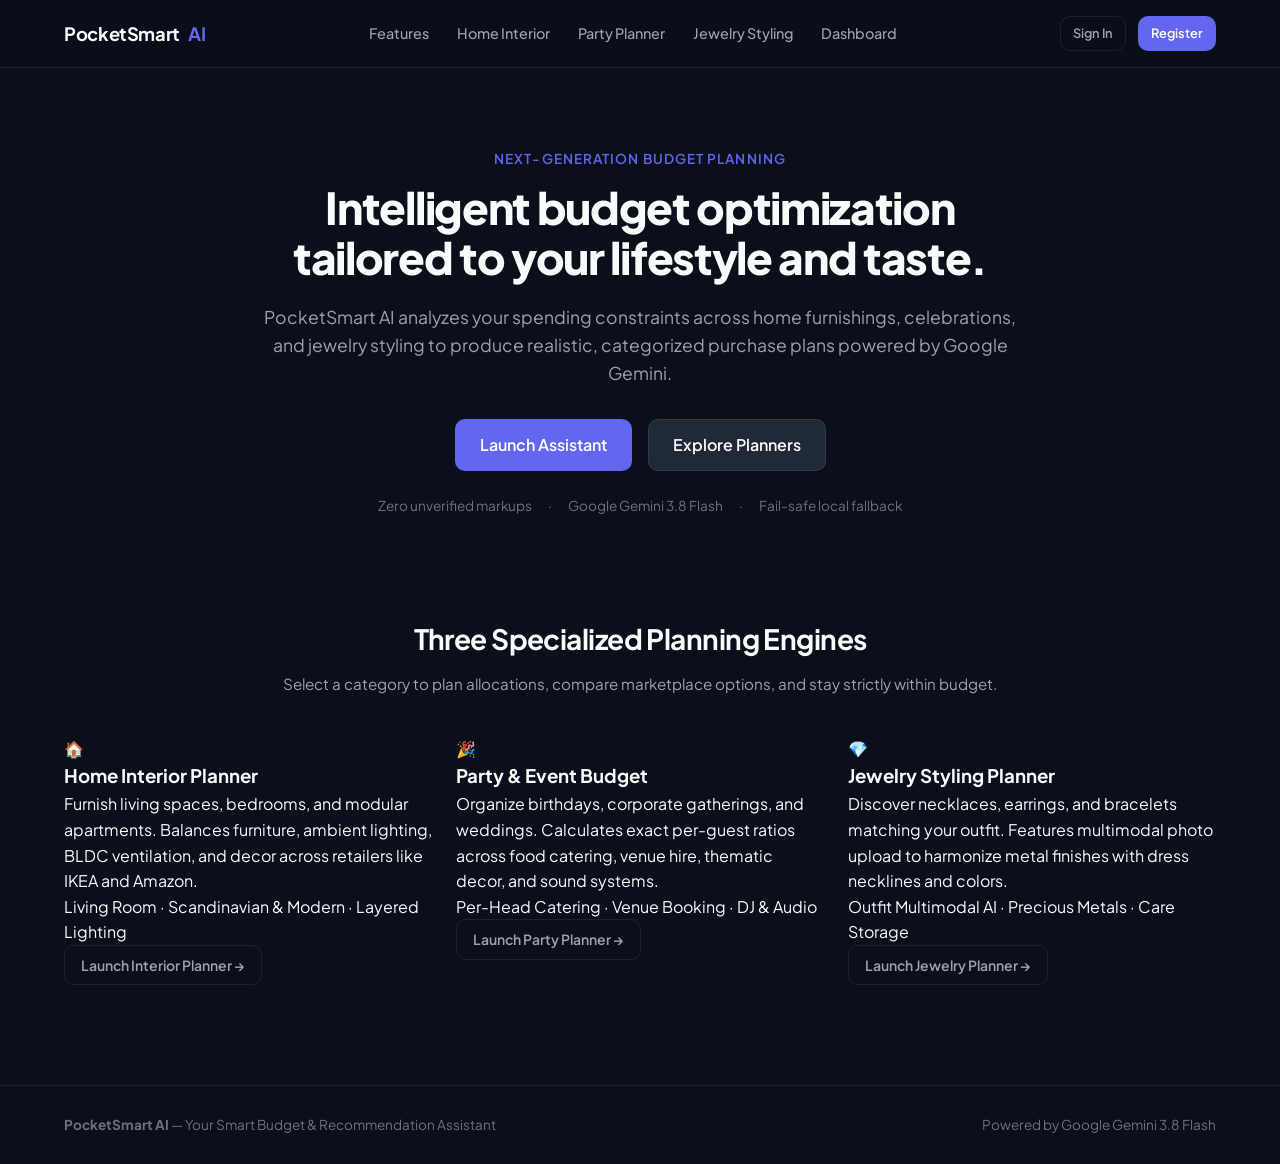
<file: frontend/index.html>
<!DOCTYPE html>
<html lang="en">
<head>
  <meta charset="UTF-8">
  <meta name="viewport" content="width=device-width, initial-scale=1.0">
  <title>PocketSmart AI — Smart Budget & Recommendation Assistant</title>
  <meta name="description" content="AI-powered budget planning and personalized recommendations for home interiors, party events, and jewelry styling.">
  <link rel="stylesheet" href="css/style.css">
</head>
<body>
  <!-- Top Bar Contract -->
  <header class="site-header">
    <div class="container header-inner">
      <a href="index.html" class="brand-mark">
        PocketSmart <span class="brand-accent">AI</span>
      </a>
      <nav class="nav-links">
        <a href="#features">Features</a>
        <a href="home-planner.html">Home Interior</a>
        <a href="party-planner.html">Party Planner</a>
        <a href="jewelry-planner.html">Jewelry Styling</a>
        <a href="dashboard.html">Dashboard</a>
      </nav>
      <div class="header-actions" id="headerAuthZone">
        <a href="login.html" class="btn btn-outline btn-sm">Sign In</a>
        <a href="register.html" class="btn btn-primary btn-sm">Get Started</a>
      </div>
    </div>
  </header>

  <!-- Hero Section -->
  <main class="main-content">
    <section class="container" style="padding-top: 40px; padding-bottom: 60px;">
      <div style="max-width: 780px; margin: 0 auto; text-align: center;">
        <div style="font-size: 0.85rem; color: var(--accent-primary); font-weight: 600; text-transform: uppercase; letter-spacing: 0.08em; margin-bottom: 12px;">
          Next-Generation Budget Planning
        </div>
        <h1 style="font-size: 2.75rem; font-weight: 800; letter-spacing: -0.03em; line-height: 1.15; margin-bottom: 20px; text-wrap: balance;">
          Intelligent budget optimization tailored to your lifestyle and taste.
        </h1>
        <p style="font-size: 1.1rem; color: var(--text-secondary); line-height: 1.6; margin-bottom: 32px;">
          PocketSmart AI analyzes your spending constraints across home furnishings, celebrations, and jewelry styling to produce realistic, categorized purchase plans powered by Google Gemini.
        </p>
        <div style="display: flex; gap: 16px; justify-content: center; flex-wrap: wrap;">
          <a href="register.html" class="btn btn-primary btn-lg">Launch Assistant</a>
          <a href="#features" class="btn btn-secondary btn-lg">Explore Planners</a>
        </div>
        <div style="margin-top: 24px; font-size: 0.85rem; color: var(--text-muted); display: flex; justify-content: center; gap: 16px;">
          <span>Zero unverified markups</span>
          <span aria-hidden="true">·</span>
          <span>Google Gemini 3.8 Flash</span>
          <span aria-hidden="true">·</span>
          <span>Fail-safe local fallback</span>
        </div>
      </div>
    </section>

    <!-- Planners Overview Section -->
    <section id="features" class="container" style="padding-top: 40px; padding-bottom: 60px;">
      <div style="text-align: center; margin-bottom: 40px;">
        <h2 style="font-size: 1.75rem; font-weight: 700; letter-spacing: -0.02em; margin-bottom: 10px;">
          Three Specialized Planning Engines
        </h2>
        <p style="color: var(--text-secondary); font-size: 0.95rem;">
          Select a category to plan allocations, compare marketplace options, and stay strictly within budget.
        </p>
      </div>

      <div style="display: grid; grid-template-columns: repeat(auto-fit, minmax(320px, 1fr)); gap: 24px;">
        <!-- Card 1 -->
        <div class="planner-card">
          <div class="planner-card-header">
            <span class="planner-card-icon">🏠</span>
            <h3 class="planner-card-title">Home Interior Planner</h3>
            <p class="planner-card-desc">
              Furnish living spaces, bedrooms, and modular apartments. Balances furniture, ambient lighting, BLDC ventilation, and decor across retailers like IKEA and Amazon.
            </p>
            <div class="planner-card-tags">
              <span>Living Room</span> · <span>Scandinavian & Modern</span> · <span>Layered Lighting</span>
            </div>
          </div>
          <a href="home-planner.html" class="btn btn-outline">Launch Interior Planner →</a>
        </div>

        <!-- Card 2 -->
        <div class="planner-card">
          <div class="planner-card-header">
            <span class="planner-card-icon">🎉</span>
            <h3 class="planner-card-title">Party & Event Budget</h3>
            <p class="planner-card-desc">
              Organize birthdays, corporate gatherings, and weddings. Calculates exact per-guest ratios across food catering, venue hire, thematic decor, and sound systems.
            </p>
            <div class="planner-card-tags">
              <span>Per-Head Catering</span> · <span>Venue Booking</span> · <span>DJ & Audio</span>
            </div>
          </div>
          <a href="party-planner.html" class="btn btn-outline">Launch Party Planner →</a>
        </div>

        <!-- Card 3 -->
        <div class="planner-card">
          <div class="planner-card-header">
            <span class="planner-card-icon">💎</span>
            <h3 class="planner-card-title">Jewelry Styling Planner</h3>
            <p class="planner-card-desc">
              Discover necklaces, earrings, and bracelets matching your outfit. Features multimodal photo upload to harmonize metal finishes with dress necklines and colors.
            </p>
            <div class="planner-card-tags">
              <span>Outfit Multimodal AI</span> · <span>Precious Metals</span> · <span>Care Storage</span>
            </div>
          </div>
          <a href="jewelry-planner.html" class="btn btn-outline">Launch Jewelry Planner →</a>
        </div>
      </div>
    </section>
  </main>

  <!-- Footer -->
  <footer class="site-footer">
    <div class="container footer-inner">
      <div>
        <strong>PocketSmart AI</strong> — Your Smart Budget & Recommendation Assistant
      </div>
      <div>
        <span>Powered by Google Gemini 3.8 Flash</span>
      </div>
    </div>
  </footer>

  <script src="js/config.js"></script>
  <script src="js/api.js"></script>
  <script src="js/auth.js"></script>
</body>
</html>
</file>
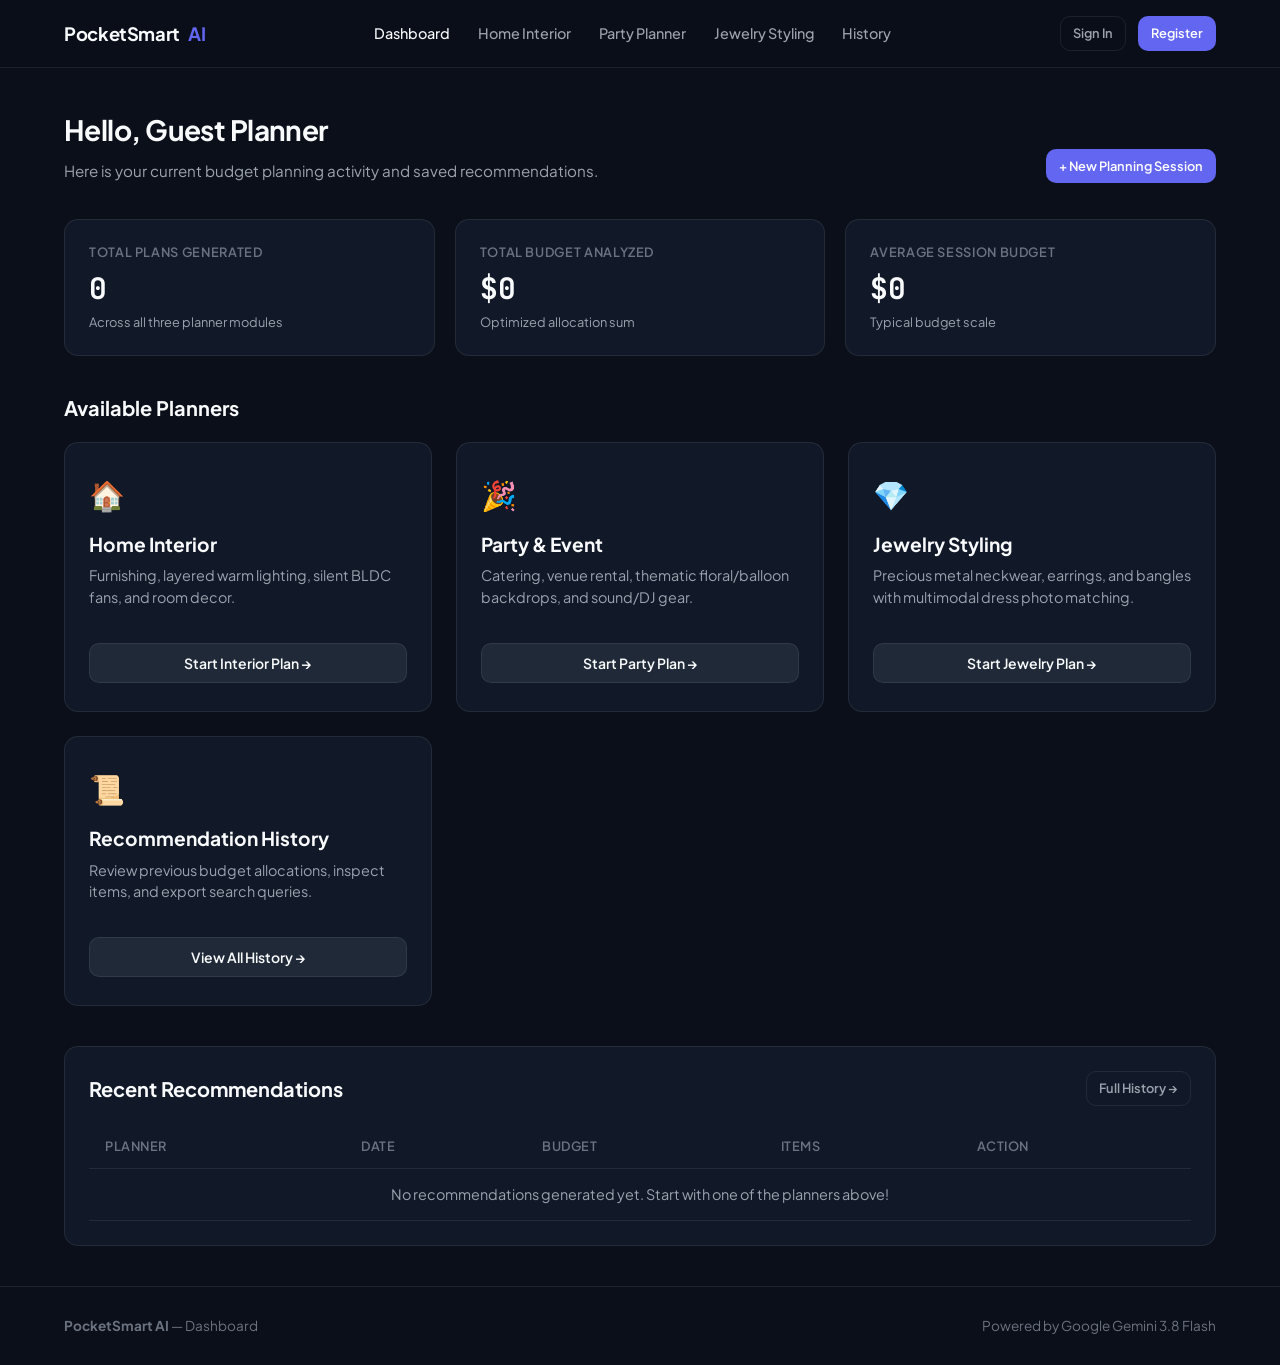
<file: frontend/dashboard.html>
<!DOCTYPE html>
<html lang="en">
<head>
  <meta charset="UTF-8">
  <meta name="viewport" content="width=device-width, initial-scale=1.0">
  <title>Dashboard — PocketSmart AI</title>
  <link rel="stylesheet" href="css/style.css">
  <link rel="stylesheet" href="css/dashboard.css">
</head>
<body>
  <!-- Top Bar Contract -->
  <header class="site-header">
    <div class="container header-inner">
      <a href="index.html" class="brand-mark">
        PocketSmart <span class="brand-accent">AI</span>
      </a>
      <nav class="nav-links">
        <a href="dashboard.html" class="active">Dashboard</a>
        <a href="home-planner.html">Home Interior</a>
        <a href="party-planner.html">Party Planner</a>
        <a href="jewelry-planner.html">Jewelry Styling</a>
        <a href="history.html">History</a>
      </nav>
      <div class="header-actions" id="headerAuthZone">
        <button id="logoutBtn" class="btn btn-outline btn-sm">Log Out</button>
      </div>
    </div>
  </header>

  <main class="main-content">
    <div class="container">
      <!-- Greeting Header -->
      <div class="dashboard-header">
        <div>
          <h1 class="dashboard-greeting">Hello, <span id="dashboardUserName">User</span></h1>
          <p class="dashboard-meta">Here is your current budget planning activity and saved recommendations.</p>
        </div>
        <div>
          <a href="home-planner.html" class="btn btn-primary btn-sm">+ New Planning Session</a>
        </div>
      </div>

      <!-- Stats Grid -->
      <div class="stats-grid">
        <div class="stat-card">
          <div class="stat-label">Total Plans Generated</div>
          <div class="stat-value tabular-nums" id="statTotalPlans">0</div>
          <div class="stat-detail">Across all three planner modules</div>
        </div>
        <div class="stat-card">
          <div class="stat-label">Total Budget Analyzed</div>
          <div class="stat-value tabular-nums" id="statTotalBudget">$0</div>
          <div class="stat-detail">Optimized allocation sum</div>
        </div>
        <div class="stat-card">
          <div class="stat-label">Average Session Budget</div>
          <div class="stat-value tabular-nums" id="statAvgBudget">$0</div>
          <div class="stat-detail">Typical budget scale</div>
        </div>
      </div>

      <!-- Planners Grid -->
      <h2 class="section-title">Available Planners</h2>
      <div class="planners-grid">
        <div class="planner-card">
          <div class="planner-card-header">
            <span class="planner-card-icon">🏠</span>
            <h3 class="planner-card-title">Home Interior</h3>
            <p class="planner-card-desc">Furnishing, layered warm lighting, silent BLDC fans, and room decor.</p>
          </div>
          <a href="home-planner.html" class="btn btn-secondary">Start Interior Plan →</a>
        </div>

        <div class="planner-card">
          <div class="planner-card-header">
            <span class="planner-card-icon">🎉</span>
            <h3 class="planner-card-title">Party & Event</h3>
            <p class="planner-card-desc">Catering, venue rental, thematic floral/balloon backdrops, and sound/DJ gear.</p>
          </div>
          <a href="party-planner.html" class="btn btn-secondary">Start Party Plan →</a>
        </div>

        <div class="planner-card">
          <div class="planner-card-header">
            <span class="planner-card-icon">💎</span>
            <h3 class="planner-card-title">Jewelry Styling</h3>
            <p class="planner-card-desc">Precious metal neckwear, earrings, and bangles with multimodal dress photo matching.</p>
          </div>
          <a href="jewelry-planner.html" class="btn btn-secondary">Start Jewelry Plan →</a>
        </div>

        <div class="planner-card">
          <div class="planner-card-header">
            <span class="planner-card-icon">📜</span>
            <h3 class="planner-card-title">Recommendation History</h3>
            <p class="planner-card-desc">Review previous budget allocations, inspect items, and export search queries.</p>
          </div>
          <a href="history.html" class="btn btn-secondary">View All History →</a>
        </div>
      </div>

      <!-- Recent History Section -->
      <div class="recent-section">
        <div style="display: flex; justify-content: space-between; align-items: center; margin-bottom: 18px;">
          <h2 class="section-title" style="margin-bottom: 0;">Recent Recommendations</h2>
          <a href="history.html" class="btn btn-outline btn-sm">Full History →</a>
        </div>
        <div class="table-responsive">
          <table class="data-table">
            <thead>
              <tr>
                <th>Planner</th>
                <th>Date</th>
                <th>Budget</th>
                <th>Items</th>
                <th>Action</th>
              </tr>
            </thead>
            <tbody id="recentTableBody">
              <tr>
                <td colspan="5" class="empty-state">Loading recommendations...</td>
              </tr>
            </tbody>
          </table>
        </div>
      </div>
    </div>
  </main>

  <footer class="site-footer">
    <div class="container footer-inner">
      <div><strong>PocketSmart AI</strong> — Dashboard</div>
      <div><span>Powered by Google Gemini 3.8 Flash</span></div>
    </div>
  </footer>

  <script src="js/config.js"></script>
  <script src="js/api.js"></script>
  <script src="js/auth.js"></script>
  <script src="js/dashboard.js"></script>
</body>
</html>
</file>
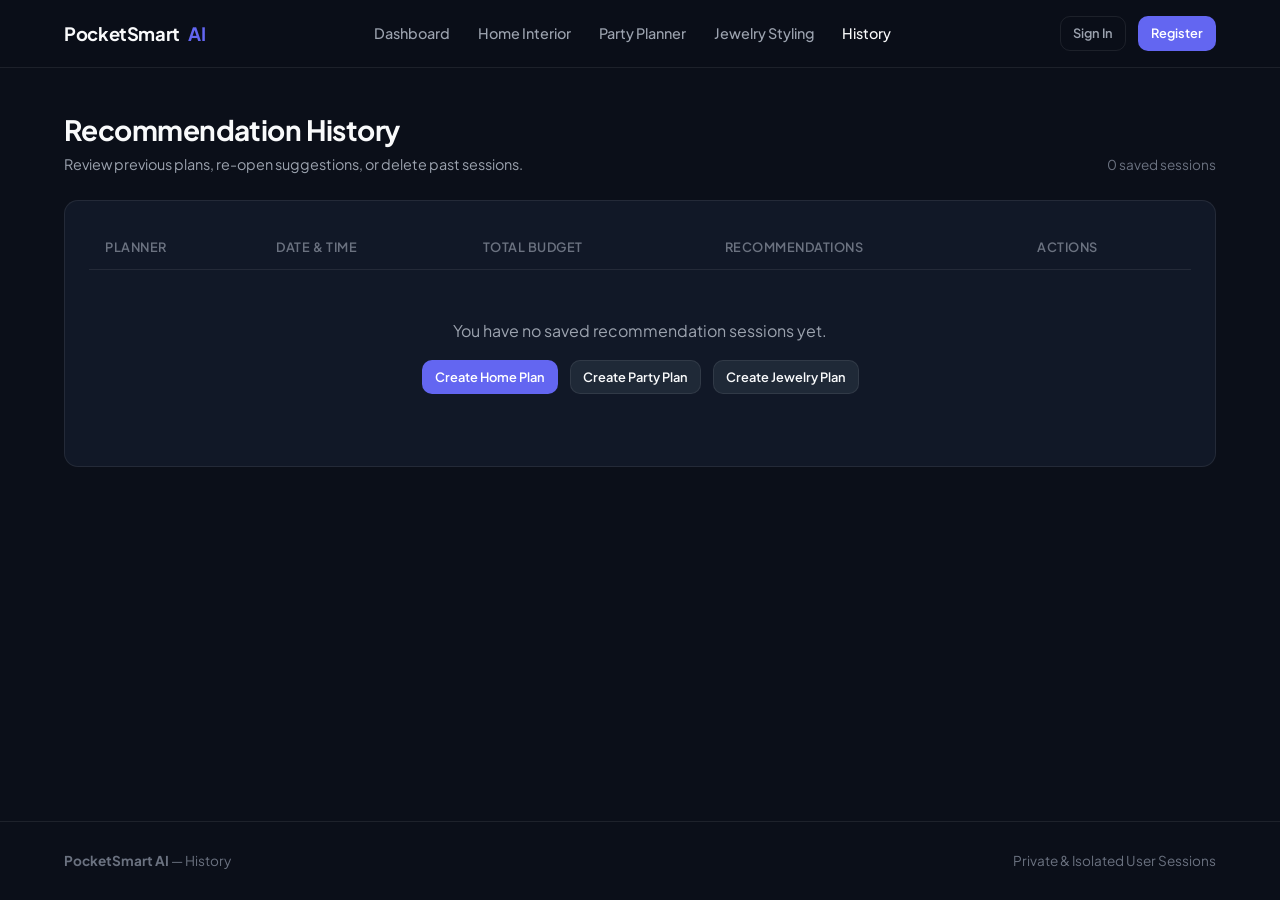
<file: frontend/history.html>
<!DOCTYPE html>
<html lang="en">
<head>
  <meta charset="UTF-8">
  <meta name="viewport" content="width=device-width, initial-scale=1.0">
  <title>Recommendation History — PocketSmart AI</title>
  <link rel="stylesheet" href="css/style.css">
  <link rel="stylesheet" href="css/dashboard.css">
</head>
<body>
  <header class="site-header">
    <div class="container header-inner">
      <a href="index.html" class="brand-mark">
        PocketSmart <span class="brand-accent">AI</span>
      </a>
      <nav class="nav-links">
        <a href="dashboard.html">Dashboard</a>
        <a href="home-planner.html">Home Interior</a>
        <a href="party-planner.html">Party Planner</a>
        <a href="jewelry-planner.html">Jewelry Styling</a>
        <a href="history.html" class="active">History</a>
      </nav>
      <div class="header-actions" id="headerAuthZone">
        <button id="logoutBtn" class="btn btn-outline btn-sm">Log Out</button>
      </div>
    </div>
  </header>

  <main class="main-content">
    <div class="container">
      <div style="display: flex; justify-content: space-between; align-items: flex-end; margin-bottom: 24px; flex-wrap: wrap; gap: 12px;">
        <div>
          <h1 style="font-size: 1.75rem; font-weight: 700; letter-spacing: -0.02em;">Recommendation History</h1>
          <p style="color: var(--text-secondary); font-size: 0.9rem;">Review previous plans, re-open suggestions, or delete past sessions.</p>
        </div>
        <div style="font-size: 0.85rem; color: var(--text-muted);" id="historyTotalCount">
          Loading sessions...
        </div>
      </div>

      <div class="recent-section">
        <div class="table-responsive">
          <table class="data-table">
            <thead>
              <tr>
                <th>Planner</th>
                <th>Date & Time</th>
                <th>Total Budget</th>
                <th>Recommendations</th>
                <th>Actions</th>
              </tr>
            </thead>
            <tbody id="historyTableBody">
              <tr>
                <td colspan="5" class="empty-state">Loading history records...</td>
              </tr>
            </tbody>
          </table>
        </div>

        <div id="historyEmptyState" class="empty-state" style="display: none;">
          <p style="font-size: 1rem; color: var(--text-secondary); margin-bottom: 16px;">
            You have no saved recommendation sessions yet.
          </p>
          <div style="display: flex; gap: 12px; justify-content: center;">
            <a href="home-planner.html" class="btn btn-primary btn-sm">Create Home Plan</a>
            <a href="party-planner.html" class="btn btn-secondary btn-sm">Create Party Plan</a>
            <a href="jewelry-planner.html" class="btn btn-secondary btn-sm">Create Jewelry Plan</a>
          </div>
        </div>
      </div>
    </div>
  </main>

  <footer class="site-footer">
    <div class="container footer-inner">
      <div><strong>PocketSmart AI</strong> — History</div>
      <div><span>Private & Isolated User Sessions</span></div>
    </div>
  </footer>

  <script src="js/config.js"></script>
  <script src="js/api.js"></script>
  <script src="js/auth.js"></script>
  <script src="js/history.js"></script>
</body>
</html>
</file>
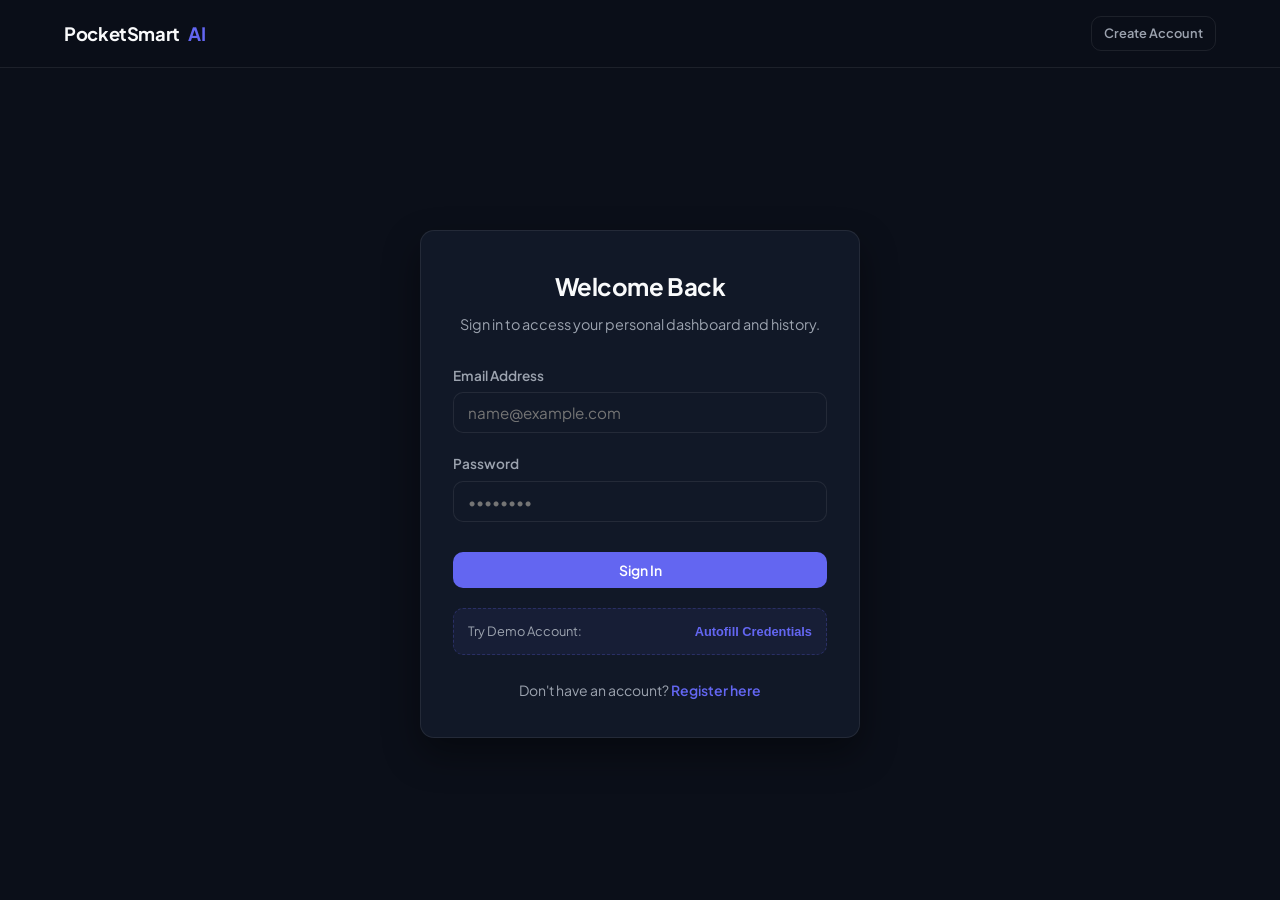
<file: frontend/home-planner.html>
<!DOCTYPE html>
<html lang="en">
<head>
  <meta charset="UTF-8">
  <meta name="viewport" content="width=device-width, initial-scale=1.0">
  <title>Home Interior Planner — PocketSmart AI</title>
  <link rel="stylesheet" href="css/style.css">
  <link rel="stylesheet" href="css/planner.css">
</head>
<body>
  <header class="site-header">
    <div class="container header-inner">
      <a href="index.html" class="brand-mark">
        PocketSmart <span class="brand-accent">AI</span>
      </a>
      <nav class="nav-links">
        <a href="dashboard.html">Dashboard</a>
        <a href="home-planner.html" class="active">Home Interior</a>
        <a href="party-planner.html">Party Planner</a>
        <a href="jewelry-planner.html">Jewelry Styling</a>
        <a href="history.html">History</a>
      </nav>
      <div class="header-actions" id="headerAuthZone">
        <a href="login.html" class="btn btn-outline btn-sm">Sign In</a>
      </div>
    </div>
  </header>

  <main class="main-content">
    <div class="container">
      <div class="planner-layout">
        <!-- Form Side -->
        <div class="planner-form-card">
          <div class="planner-intro">
            <h1 class="planner-title">Home Interior Planner</h1>
            <p class="planner-subtitle">Distribute your home budget across furniture, lighting, ventilation, and decor.</p>
          </div>

          <div id="plannerErrorAlert" class="alert alert-error" style="display: none;"></div>

          <form id="homePlannerForm">
            <div class="form-row">
              <div class="form-group">
                <label for="totalBudget" class="form-label">Total Budget ($)</label>
                <input type="number" id="totalBudget" class="form-input tabular-nums" placeholder="e.g. 50000" min="500" step="100" required>
              </div>

              <div class="form-group">
                <label for="roomType" class="form-label">Room Type</label>
                <select id="roomType" class="form-select" required>
                  <option value="Living Room" selected>Living Room</option>
                  <option value="Master Bedroom">Master Bedroom</option>
                  <option value="Studio Apartment">Studio Apartment</option>
                  <option value="Dining & Kitchen">Dining & Kitchen</option>
                  <option value="Home Office / Study">Home Office / Study</option>
                  <option value="2BHK Full Apartment">2BHK Full Apartment</option>
                </select>
              </div>
            </div>

            <div class="form-row">
              <div class="form-group">
                <label for="roomQuantity" class="form-label">Number of Rooms</label>
                <input type="number" id="roomQuantity" class="form-input tabular-nums" value="1" min="1" max="10" required>
              </div>

              <div class="form-group">
                <label for="stylePreference" class="form-label">Design & Decor Style</label>
                <select id="stylePreference" class="form-select" required>
                  <option value="Modern Minimalist" selected>Modern Minimalist</option>
                  <option value="Scandinavian">Scandinavian</option>
                  <option value="Contemporary Warm">Contemporary Warm</option>
                  <option value="Industrial Loft">Industrial Loft</option>
                  <option value="Boho Chic">Boho Chic</option>
                  <option value="Traditional Wood Craft">Traditional Wood Craft</option>
                </select>
              </div>
            </div>

            <div class="form-group">
              <label for="furnitureRequirements" class="form-label">Furniture Requirements</label>
              <input type="text" id="furnitureRequirements" class="form-input" placeholder="e.g. L-shaped sofa, coffee table, TV console, bookshelf">
            </div>

            <div class="form-row">
              <div class="form-group">
                <label for="lightingRequirements" class="form-label">Lighting Requirements</label>
                <input type="text" id="lightingRequirements" class="form-input" placeholder="e.g. Dimmable warm 3000K, floor lamp">
              </div>

              <div class="form-group">
                <label for="ceilingFanRequirements" class="form-label">Ceiling Fan & Ventilation</label>
                <input type="text" id="ceilingFanRequirements" class="form-input" placeholder="e.g. Silent BLDC motor, wooden finish blades">
              </div>
            </div>

            <div class="form-group">
              <label for="diningTableRequirements" class="form-label">Dining Table Requirements (Optional)</label>
              <input type="text" id="diningTableRequirements" class="form-input" placeholder="e.g. 4-seater compact oakwood table with cushioned chairs">
            </div>

            <div class="form-group">
              <label for="otherRequirements" class="form-label">Other Specific Requirements (Rugs, Curtains, Smart Plugs)</label>
              <textarea id="otherRequirements" class="form-textarea" placeholder="e.g. Neutral textured rug, blackout linen drapes, potted fiddle leaf fig..."></textarea>
            </div>

            <button type="submit" id="submitPlannerBtn" class="btn btn-primary btn-lg" style="width: 100%;">
              Generate Smart Recommendations
            </button>
          </form>
        </div>

        <!-- Sidebar Guidance -->
        <div>
          <div class="tips-card" style="margin-bottom: 24px;">
            <h3 class="tips-title">💡 How Budget Distribution Works</h3>
            <ul class="tips-list">
              <li><strong>Core Furniture (~50%):</strong> Anchor seating, tables, and primary storage.</li>
              <li><strong>Layered Lighting (~15%):</strong> Diffused task and ambient illumination to prevent eye fatigue.</li>
              <li><strong>Ventilation & Fixtures (~15%):</strong> High-efficiency BLDC motors reducing lifetime electricity.</li>
              <li><strong>Soft Furnishings (~10%):</strong> Curtains, acoustic rugs, and tactile accents.</li>
              <li><strong>Surplus Buffer (~10%):</strong> Covers delivery, hardware, and installation margins.</li>
            </ul>
          </div>

          <div class="tips-card">
            <h3 class="tips-title">🔍 Retail Platforms Analyzed</h3>
            <p style="font-size: 0.85rem; color: var(--text-secondary); line-height: 1.6;">
              Gemini compares catalog norms across <strong>IKEA</strong>, <strong>Amazon Home</strong>, <strong>Pepperfry</strong>, and <strong>Philips Lighting</strong> to deliver realistic price brackets.
            </p>
          </div>
        </div>
      </div>
    </div>
  </main>

  <footer class="site-footer">
    <div class="container footer-inner">
      <div><strong>PocketSmart AI</strong> — Home Interior</div>
      <div><span>Powered by Google Gemini 3.8 Flash</span></div>
    </div>
  </footer>

  <script src="js/config.js"></script>
  <script src="js/api.js"></script>
  <script src="js/auth.js"></script>
  <script src="js/home-planner.js"></script>
</body>
</html>
</file>
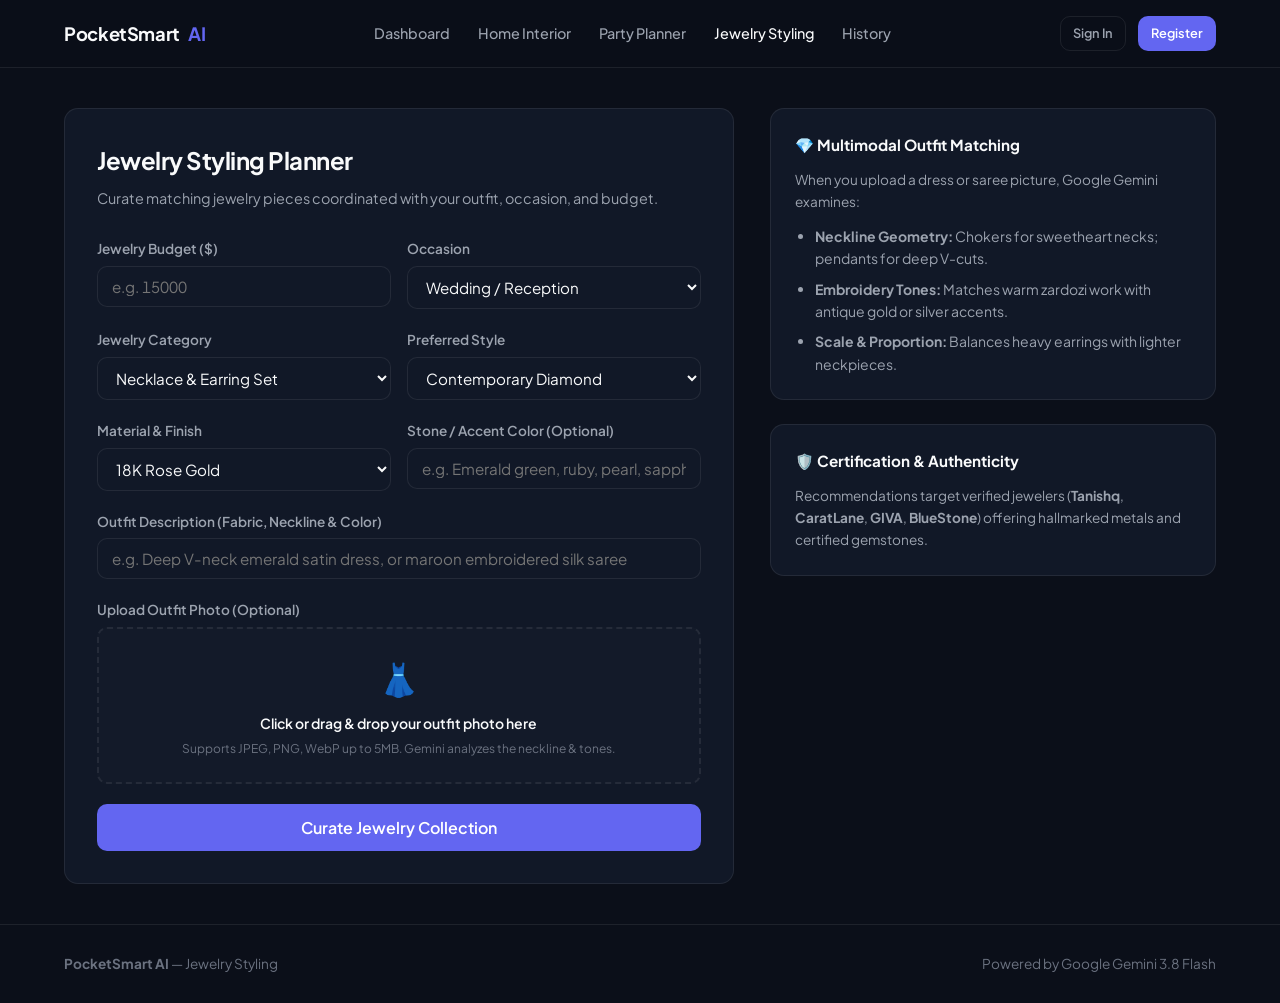
<file: frontend/jewelry-planner.html>
<!DOCTYPE html>
<html lang="en">
<head>
  <meta charset="UTF-8">
  <meta name="viewport" content="width=device-width, initial-scale=1.0">
  <title>Jewelry Styling Planner — PocketSmart AI</title>
  <link rel="stylesheet" href="css/style.css">
  <link rel="stylesheet" href="css/planner.css">
</head>
<body>
  <header class="site-header">
    <div class="container header-inner">
      <a href="index.html" class="brand-mark">
        PocketSmart <span class="brand-accent">AI</span>
      </a>
      <nav class="nav-links">
        <a href="dashboard.html">Dashboard</a>
        <a href="home-planner.html">Home Interior</a>
        <a href="party-planner.html">Party Planner</a>
        <a href="jewelry-planner.html" class="active">Jewelry Styling</a>
        <a href="history.html">History</a>
      </nav>
      <div class="header-actions" id="headerAuthZone">
        <a href="login.html" class="btn btn-outline btn-sm">Sign In</a>
      </div>
    </div>
  </header>

  <main class="main-content">
    <div class="container">
      <div class="planner-layout">
        <!-- Form Side -->
        <div class="planner-form-card">
          <div class="planner-intro">
            <h1 class="planner-title">Jewelry Styling Planner</h1>
            <p class="planner-subtitle">Curate matching jewelry pieces coordinated with your outfit, occasion, and budget.</p>
          </div>

          <div id="plannerErrorAlert" class="alert alert-error" style="display: none;"></div>

          <form id="jewelryPlannerForm">
            <div class="form-row">
              <div class="form-group">
                <label for="budget" class="form-label">Jewelry Budget ($)</label>
                <input type="number" id="budget" class="form-input tabular-nums" placeholder="e.g. 15000" min="50" step="50" required>
              </div>

              <div class="form-group">
                <label for="occasion" class="form-label">Occasion</label>
                <select id="occasion" class="form-select" required>
                  <option value="Wedding / Reception" selected>Wedding / Reception</option>
                  <option value="Cocktail Evening / Gala">Cocktail Evening / Gala</option>
                  <option value="Festive Celebration">Festive Celebration</option>
                  <option value="Engagement Ceremony">Engagement Ceremony</option>
                  <option value="Daily Office Wear">Daily Office Wear</option>
                  <option value="Casual Evening Out">Casual Evening Out</option>
                </select>
              </div>
            </div>

            <div class="form-row">
              <div class="form-group">
                <label for="jewelryType" class="form-label">Jewelry Category</label>
                <select id="jewelryType" class="form-select" required>
                  <option value="Necklace & Earring Set" selected>Necklace & Earring Set</option>
                  <option value="Choker & Studs">Choker & Studs</option>
                  <option value="Statement Earrings (Jhumkas/Danglers)">Statement Earrings</option>
                  <option value="Bangles & Bracelets Stack">Bangles & Bracelets Stack</option>
                  <option value="Solitaire Rings & Pendants">Solitaire Rings & Pendants</option>
                  <option value="Complete Bridal Suite">Complete Bridal Suite</option>
                </select>
              </div>

              <div class="form-group">
                <label for="preferredStyle" class="form-label">Preferred Style</label>
                <select id="preferredStyle" class="form-select" required>
                  <option value="Contemporary Diamond" selected>Contemporary Diamond</option>
                  <option value="Traditional Temple Gold">Traditional Temple Gold</option>
                  <option value="Kundan & Polki Royal">Kundan & Polki Royal</option>
                  <option value="Modern Minimalist">Modern Minimalist</option>
                  <option value="Boho Chic & Oxidised">Boho Chic & Oxidised</option>
                </select>
              </div>
            </div>

            <div class="form-row">
              <div class="form-group">
                <label for="materialPreference" class="form-label">Material & Finish</label>
                <select id="materialPreference" class="form-select" required>
                  <option value="18K Rose Gold" selected>18K Rose Gold</option>
                  <option value="925 Sterling Silver">925 Sterling Silver</option>
                  <option value="22K Yellow Gold">22K Yellow Gold</option>
                  <option value="Gold Plated Brass / Kundan">Gold Plated Brass / Kundan</option>
                  <option value="Oxidised Silver">Oxidised Silver</option>
                </select>
              </div>

              <div class="form-group">
                <label for="preferredColor" class="form-label">Stone / Accent Color (Optional)</label>
                <input type="text" id="preferredColor" class="form-input" placeholder="e.g. Emerald green, ruby, pearl, sapphire">
              </div>
            </div>

            <div class="form-group">
              <label for="outfitDescription" class="form-label">Outfit Description (Fabric, Neckline & Color)</label>
              <input type="text" id="outfitDescription" class="form-input" placeholder="e.g. Deep V-neck emerald satin dress, or maroon embroidered silk saree">
            </div>

            <!-- Optional Image Upload -->
            <div class="form-group">
              <label class="form-label">Upload Outfit Photo (Optional)</label>
              <input type="file" id="outfitImageInput" accept="image/jpeg,image/png,image/webp" style="display: none;">
              
              <div id="fileDropzone" class="file-dropzone">
                <div class="dropzone-icon">👗</div>
                <div class="dropzone-label">Click or drag & drop your outfit photo here</div>
                <div class="dropzone-hint">Supports JPEG, PNG, WebP up to 5MB. Gemini analyzes the neckline & tones.</div>
              </div>

              <div id="imagePreviewContainer" class="image-preview-container" style="display: none;">
                <img id="imagePreview" class="image-preview" alt="Outfit Preview">
                <button type="button" id="removeImageBtn" class="image-remove-btn" title="Remove photo">✕</button>
              </div>
            </div>

            <button type="submit" id="submitPlannerBtn" class="btn btn-primary btn-lg" style="width: 100%;">
              Curate Jewelry Collection
            </button>
          </form>
        </div>

        <!-- Sidebar Guidance -->
        <div>
          <div class="tips-card" style="margin-bottom: 24px;">
            <h3 class="tips-title">💎 Multimodal Outfit Matching</h3>
            <p style="font-size: 0.85rem; color: var(--text-secondary); line-height: 1.6; margin-bottom: 12px;">
              When you upload a dress or saree picture, Google Gemini examines:
            </p>
            <ul class="tips-list">
              <li><strong>Neckline Geometry:</strong> Chokers for sweetheart necks; pendants for deep V-cuts.</li>
              <li><strong>Embroidery Tones:</strong> Matches warm zardozi work with antique gold or silver accents.</li>
              <li><strong>Scale & Proportion:</strong> Balances heavy earrings with lighter neckpieces.</li>
            </ul>
          </div>

          <div class="tips-card">
            <h3 class="tips-title">🛡️ Certification & Authenticity</h3>
            <p style="font-size: 0.85rem; color: var(--text-secondary); line-height: 1.6;">
              Recommendations target verified jewelers (<strong>Tanishq</strong>, <strong>CaratLane</strong>, <strong>GIVA</strong>, <strong>BlueStone</strong>) offering hallmarked metals and certified gemstones.
            </p>
          </div>
        </div>
      </div>
    </div>
  </main>

  <footer class="site-footer">
    <div class="container footer-inner">
      <div><strong>PocketSmart AI</strong> — Jewelry Styling</div>
      <div><span>Powered by Google Gemini 3.8 Flash</span></div>
    </div>
  </footer>

  <script src="js/config.js"></script>
  <script src="js/api.js"></script>
  <script src="js/auth.js"></script>
  <script src="js/jewelry-planner.js"></script>
</body>
</html>
</file>
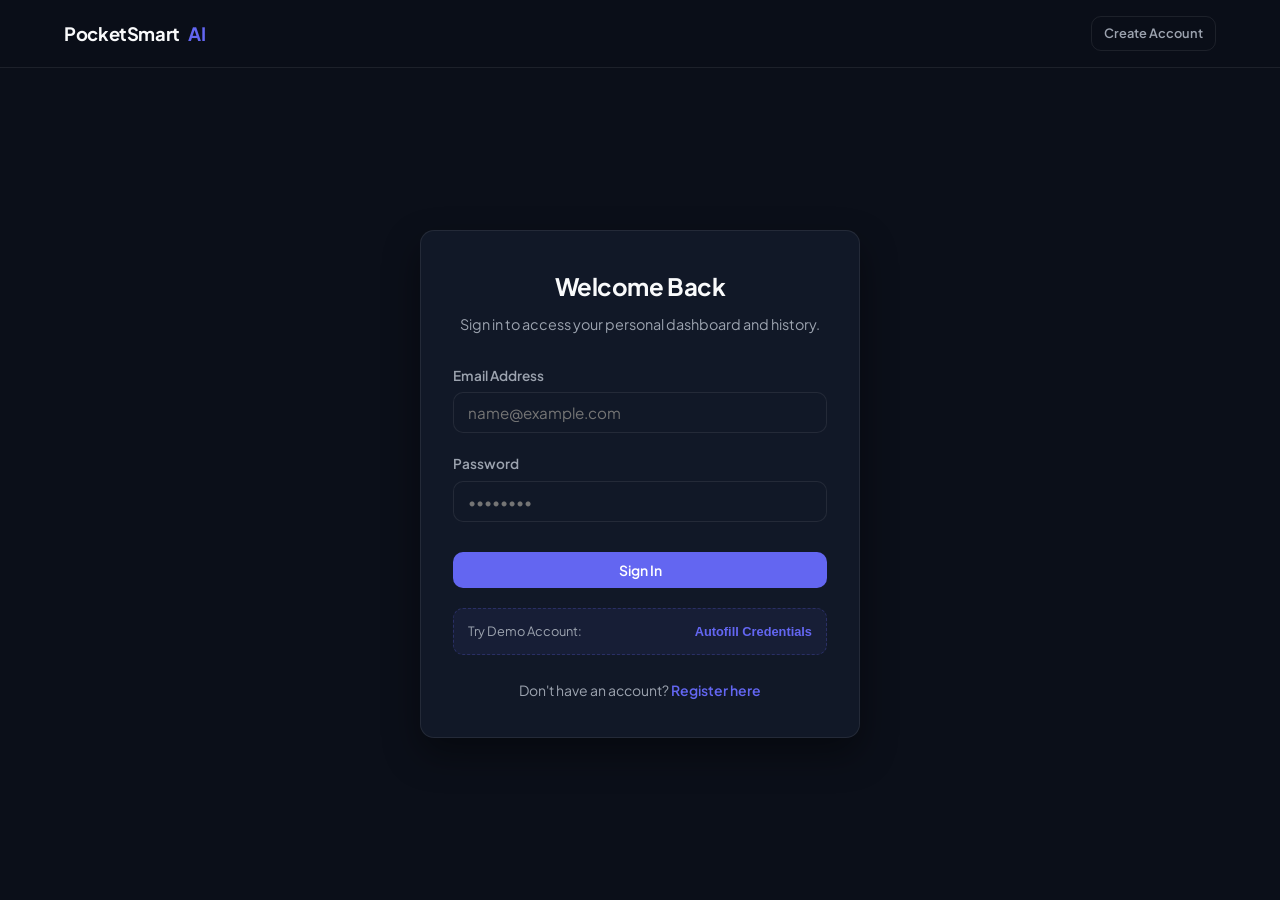
<file: frontend/login.html>
<!DOCTYPE html>
<html lang="en">
<head>
  <meta charset="UTF-8">
  <meta name="viewport" content="width=device-width, initial-scale=1.0">
  <title>Sign In — PocketSmart AI</title>
  <link rel="stylesheet" href="css/style.css">
  <link rel="stylesheet" href="css/auth.css">
</head>
<body>
  <header class="site-header">
    <div class="container header-inner">
      <a href="index.html" class="brand-mark">
        PocketSmart <span class="brand-accent">AI</span>
      </a>
      <div class="header-actions">
        <a href="register.html" class="btn btn-outline btn-sm">Create Account</a>
      </div>
    </div>
  </header>

  <main class="main-content auth-wrapper">
    <div class="auth-card">
      <div class="auth-header">
        <h1 class="auth-title">Welcome Back</h1>
        <p class="auth-subtitle">Sign in to access your personal dashboard and history.</p>
      </div>

      <div id="errorAlert" class="alert alert-error" style="display: none;"></div>

      <form id="loginForm">
        <div class="form-group">
          <label for="email" class="form-label">Email Address</label>
          <input type="email" id="email" class="form-input" placeholder="name@example.com" required autocomplete="email">
        </div>

        <div class="form-group">
          <label for="password" class="form-label">Password</label>
          <input type="password" id="password" class="form-input" placeholder="••••••••" required autocomplete="current-password">
        </div>

        <button type="submit" class="btn btn-primary" style="width: 100%; margin-top: 10px;">
          Sign In
        </button>
      </form>

      <div class="demo-box">
        <span>Try Demo Account:</span>
        <button type="button" id="fillDemoBtn" class="demo-fill-btn">Autofill Credentials</button>
      </div>

      <div class="auth-footer">
        Don't have an account? <a href="register.html">Register here</a>
      </div>
    </div>
  </main>

  <script src="js/config.js"></script>
  <script src="js/api.js"></script>
  <script src="js/auth.js"></script>
</body>
</html>
</file>
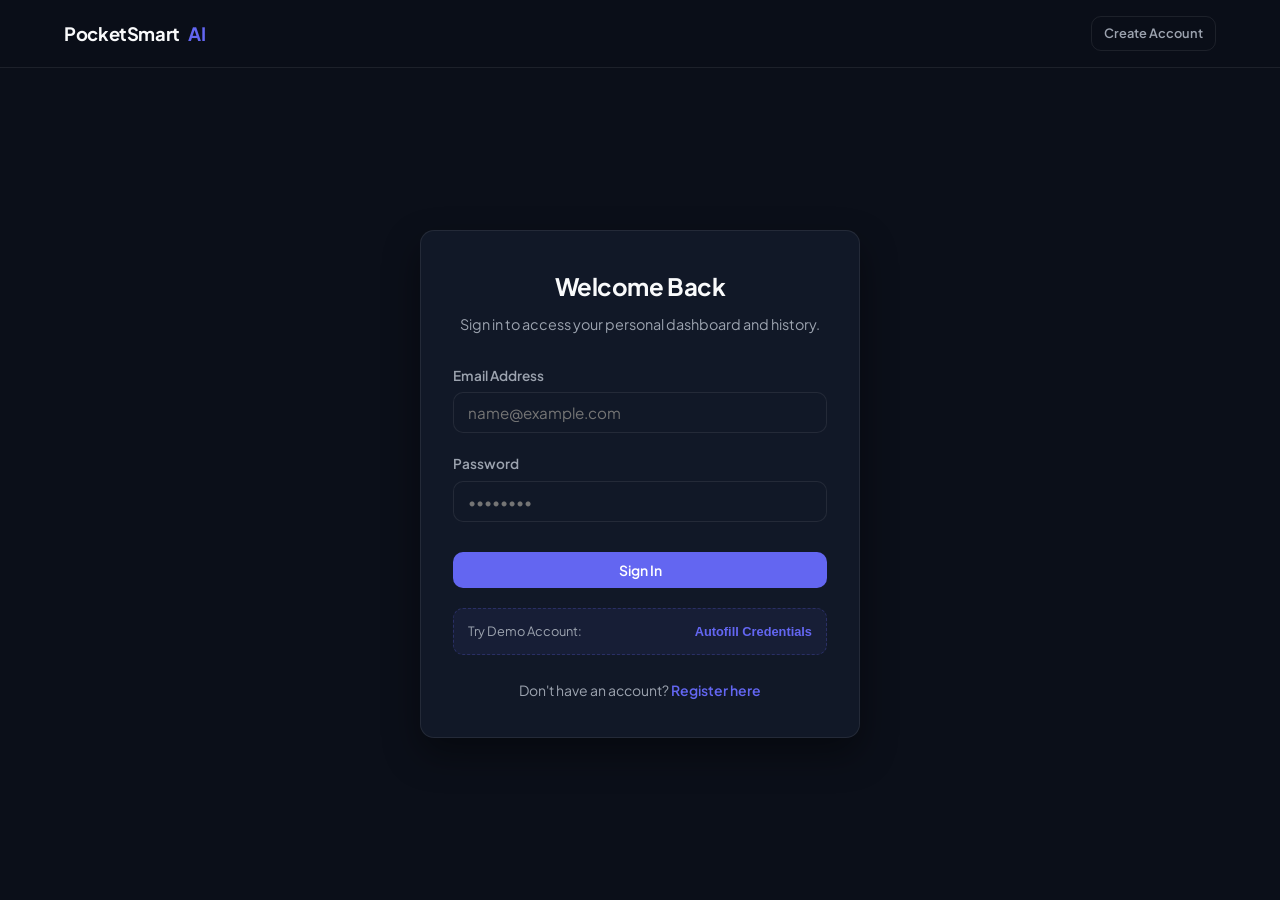
<file: frontend/party-planner.html>
<!DOCTYPE html>
<html lang="en">
<head>
  <meta charset="UTF-8">
  <meta name="viewport" content="width=device-width, initial-scale=1.0">
  <title>Party & Event Planner — PocketSmart AI</title>
  <link rel="stylesheet" href="css/style.css">
  <link rel="stylesheet" href="css/planner.css">
</head>
<body>
  <header class="site-header">
    <div class="container header-inner">
      <a href="index.html" class="brand-mark">
        PocketSmart <span class="brand-accent">AI</span>
      </a>
      <nav class="nav-links">
        <a href="dashboard.html">Dashboard</a>
        <a href="home-planner.html">Home Interior</a>
        <a href="party-planner.html" class="active">Party Planner</a>
        <a href="jewelry-planner.html">Jewelry Styling</a>
        <a href="history.html">History</a>
      </nav>
      <div class="header-actions" id="headerAuthZone">
        <a href="login.html" class="btn btn-outline btn-sm">Sign In</a>
      </div>
    </div>
  </header>

  <main class="main-content">
    <div class="container">
      <div class="planner-layout">
        <!-- Form Side -->
        <div class="planner-form-card">
          <div class="planner-intro">
            <h1 class="planner-title">Party & Event Budget Planner</h1>
            <p class="planner-subtitle">Calculate per-guest catering, venue rental, thematic decor, and entertainment.</p>
          </div>

          <div id="plannerErrorAlert" class="alert alert-error" style="display: none;"></div>

          <form id="partyPlannerForm">
            <div class="form-row">
              <div class="form-group">
                <label for="totalBudget" class="form-label">Total Celebration Budget ($)</label>
                <input type="number" id="totalBudget" class="form-input tabular-nums" placeholder="e.g. 35000" min="100" step="50" required>
              </div>

              <div class="form-group">
                <label for="guestCount" class="form-label">Number of Guests</label>
                <input type="number" id="guestCount" class="form-input tabular-nums" placeholder="e.g. 25" min="1" max="1000" required>
              </div>
            </div>

            <div class="form-group">
              <label for="eventType" class="form-label">Event Type</label>
              <select id="eventType" class="form-select" required>
                <option value="Birthday Party" selected>Birthday Party</option>
                <option value="Wedding Sangeet / Reception">Wedding Sangeet / Reception</option>
                <option value="Corporate Mixer / Team Dinner">Corporate Mixer / Team Dinner</option>
                <option value="Housewarming Celebration">Housewarming Celebration</option>
                <option value="Anniversary Dinner">Anniversary Dinner</option>
                <option value="Cocktail & Karaoke Night">Cocktail & Karaoke Night</option>
              </select>
            </div>

            <div class="form-row">
              <div class="form-group">
                <label for="foodRequirements" class="form-label">Food & Beverage Requirements</label>
                <input type="text" id="foodRequirements" class="form-input" placeholder="e.g. Multi-cuisine buffet, mocktail bar, 3 appetizers, cake">
              </div>

              <div class="form-group">
                <label for="venueRequirements" class="form-label">Venue Requirements</label>
                <input type="text" id="venueRequirements" class="form-input" placeholder="e.g. Rooftop terrace, banquet hall, private villa lounge">
              </div>
            </div>

            <div class="form-row">
              <div class="form-group">
                <label for="decorRequirements" class="form-label">Decoration Requirements</label>
                <input type="text" id="decorRequirements" class="form-input" placeholder="e.g. Balloon arch, neon sign, fairy lights, floral centerpieces">
              </div>

              <div class="form-group">
                <label for="entertainmentRequirements" class="form-label">Entertainment Requirements</label>
                <input type="text" id="entertainmentRequirements" class="form-input" placeholder="e.g. Live acoustic guitarist, DJ sound setup, karaoke gear">
              </div>
            </div>

            <div class="form-group">
              <label for="accommodationRequirements" class="form-label">Accommodation Requirements (Optional)</label>
              <input type="text" id="accommodationRequirements" class="form-input" placeholder="e.g. 2 hotel rooms for outstation family via OYO or local boutique hotel">
            </div>

            <button type="submit" id="submitPlannerBtn" class="btn btn-primary btn-lg" style="width: 100%;">
              Generate Party Budget Plan
            </button>
          </form>
        </div>

        <!-- Sidebar Guidance -->
        <div>
          <div class="tips-card" style="margin-bottom: 24px;">
            <h3 class="tips-title">🎉 Event Ratio Benchmarks</h3>
            <ul class="tips-list">
              <li><strong>Catering (~45%):</strong> Quality food & beverages constitute the primary guest experience.</li>
              <li><strong>Venue (~30%):</strong> Covers climate control, dedicated space, seating, and restrooms.</li>
              <li><strong>Decor & Lighting (~15%):</strong> Transforms ambiance and ensures photogenic memories.</li>
              <li><strong>Sound & Music (~10%):</strong> Crisp announcements, party playlists, and speaker clarity.</li>
            </ul>
          </div>

          <div class="tips-card">
            <h3 class="tips-title">💡 Practical Planning Checklist</h3>
            <p style="font-size: 0.85rem; color: var(--text-secondary); line-height: 1.6;">
              Verify whether service staff, cleanup, and ice supply are bundled in your catering quote to prevent surprise day-of expenses.
            </p>
          </div>
        </div>
      </div>
    </div>
  </main>

  <footer class="site-footer">
    <div class="container footer-inner">
      <div><strong>PocketSmart AI</strong> — Party Planner</div>
      <div><span>Powered by Google Gemini 3.8 Flash</span></div>
    </div>
  </footer>

  <script src="js/config.js"></script>
  <script src="js/api.js"></script>
  <script src="js/auth.js"></script>
  <script src="js/party-planner.js"></script>
</body>
</html>
</file>
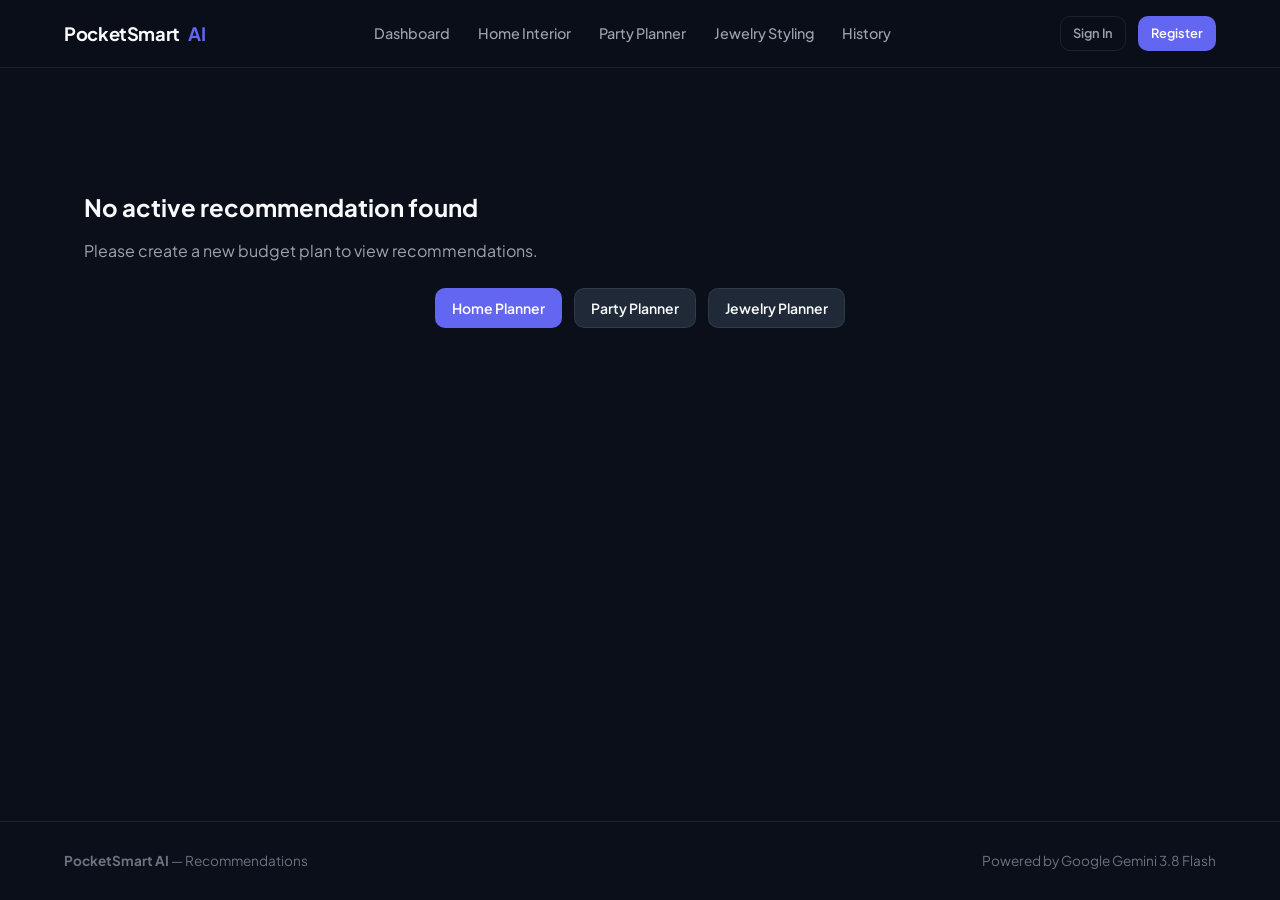
<file: frontend/recommendations.html>
<!DOCTYPE html>
<html lang="en">
<head>
  <meta charset="UTF-8">
  <meta name="viewport" content="width=device-width, initial-scale=1.0">
  <title>Recommendations — PocketSmart AI</title>
  <link rel="stylesheet" href="css/style.css">
  <link rel="stylesheet" href="css/planner.css">
</head>
<body>
  <header class="site-header">
    <div class="container header-inner">
      <a href="index.html" class="brand-mark">
        PocketSmart <span class="brand-accent">AI</span>
      </a>
      <nav class="nav-links">
        <a href="dashboard.html">Dashboard</a>
        <a href="home-planner.html">Home Interior</a>
        <a href="party-planner.html">Party Planner</a>
        <a href="jewelry-planner.html">Jewelry Styling</a>
        <a href="history.html">History</a>
      </nav>
      <div class="header-actions" id="headerAuthZone">
        <a href="login.html" class="btn btn-outline btn-sm">Sign In</a>
      </div>
    </div>
  </header>

  <main class="main-content">
    <div class="container">
      <!-- Empty State if navigated here directly without query -->
      <div id="recEmptyState" class="empty-state" style="display: none; padding: 80px 20px;">
        <h2 style="font-size: 1.5rem; margin-bottom: 12px; color: var(--text-primary);">No active recommendation found</h2>
        <p style="color: var(--text-secondary); margin-bottom: 24px;">Please create a new budget plan to view recommendations.</p>
        <div style="display: flex; gap: 12px; justify-content: center;">
          <a href="home-planner.html" class="btn btn-primary">Home Planner</a>
          <a href="party-planner.html" class="btn btn-secondary">Party Planner</a>
          <a href="jewelry-planner.html" class="btn btn-secondary">Jewelry Planner</a>
        </div>
      </div>

      <!-- Main Recommendations Presentation -->
      <div id="recommendationsContainer">
        <div class="results-header">
          <div>
            <div style="display: flex; align-items: center; gap: 10px; margin-bottom: 6px;">
              <h1 style="font-size: 1.75rem; font-weight: 700; letter-spacing: -0.02em;">Your Personalized Budget Plan</h1>
              <span id="fallbackBadge" style="display: none; font-size: 0.75rem; background-color: rgba(245, 158, 11, 0.15); color: #f59e0b; padding: 2px 8px; border-radius: 4px; border: 1px solid rgba(245, 158, 11, 0.3);">
                Algorithmic Fallback
              </span>
            </div>
            <p style="color: var(--text-secondary); font-size: 0.9rem;">
              Balanced allocations based on current market pricing benchmarks.
            </p>
          </div>

          <div style="display: flex; gap: 10px;">
            <button onclick="window.print()" class="btn btn-outline btn-sm">🖨️ Print / Save PDF</button>
            <a href="dashboard.html" class="btn btn-secondary btn-sm">Return to Dashboard</a>
          </div>
        </div>

        <!-- Budget Allocation Summary Card -->
        <div class="budget-bar-card">
          <div class="budget-metric-row" id="budgetSummaryRow">
            <!-- Populated via recommendations.js -->
          </div>
          <div class="progress-track">
            <div id="budgetProgressFill" class="progress-fill" style="width: 0%;"></div>
          </div>
        </div>

        <!-- Recommended Items List -->
        <h2 style="font-size: 1.25rem; font-weight: 700; margin-bottom: 16px;">Curated Item Breakdown</h2>
        <div id="recommendationsList" class="rec-cards-list">
          <!-- Populated via recommendations.js -->
        </div>

        <!-- Practical Tips & Guidance -->
        <div class="tips-card" style="margin-bottom: 24px;">
          <h3 class="tips-title">💡 Budget Optimization Tips</h3>
          <ul id="tipsList" class="tips-list">
            <!-- Populated via recommendations.js -->
          </ul>
        </div>

        <!-- Disclaimer Banner -->
        <div class="alert alert-info">
          <span style="font-size: 1.1rem;">ℹ️</span>
          <span id="disclaimerNotice" style="font-size: 0.825rem; line-height: 1.5;">
            AI-generated recommendation based on current market price patterns. External platform names are suggested search targets; verify real-time inventory and delivery schedules.
          </span>
        </div>
      </div>
    </div>
  </main>

  <footer class="site-footer">
    <div class="container footer-inner">
      <div><strong>PocketSmart AI</strong> — Recommendations</div>
      <div><span>Powered by Google Gemini 3.8 Flash</span></div>
    </div>
  </footer>

  <script src="js/config.js"></script>
  <script src="js/api.js"></script>
  <script src="js/auth.js"></script>
  <script src="js/recommendations.js"></script>
</body>
</html>
</file>
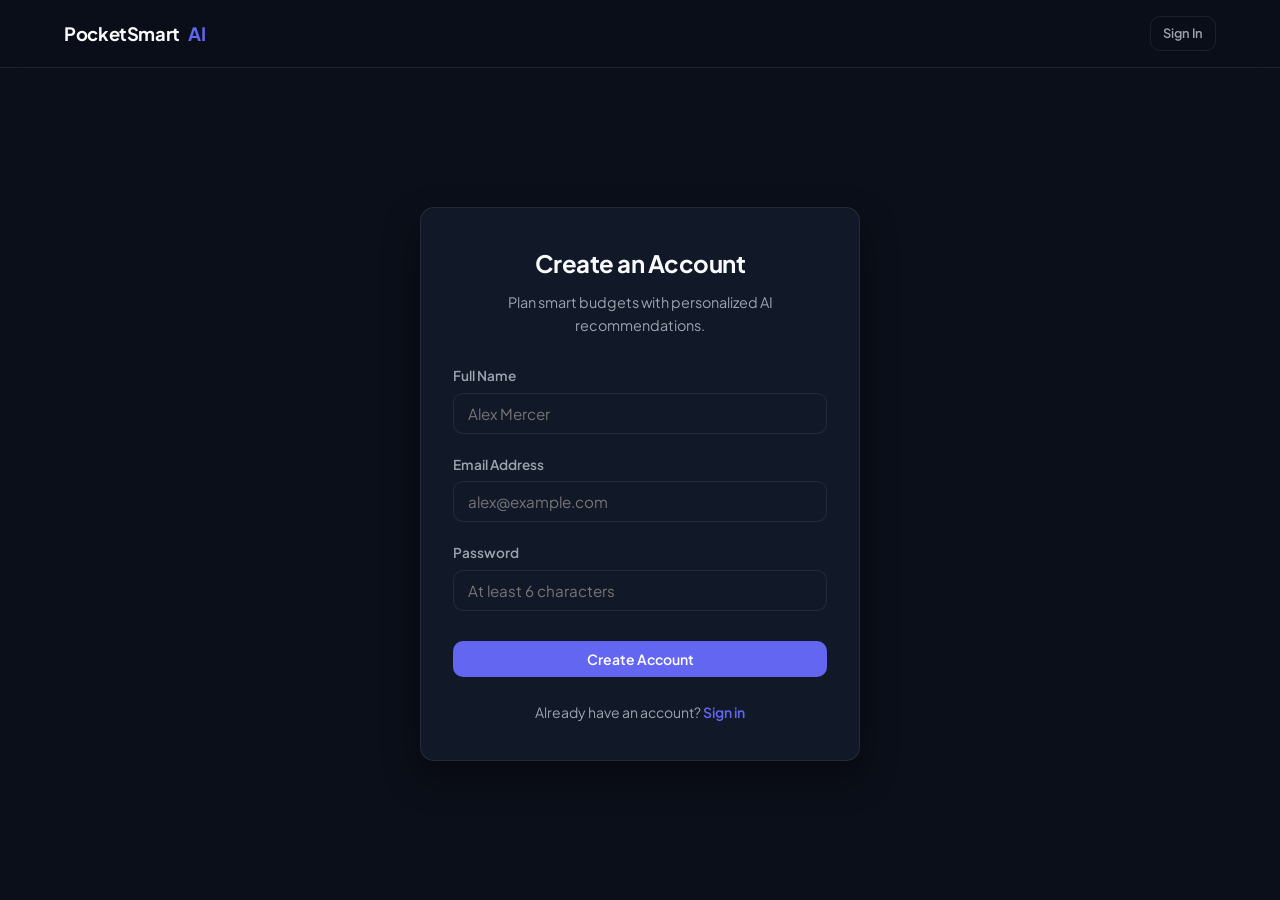
<file: frontend/register.html>
<!DOCTYPE html>
<html lang="en">
<head>
  <meta charset="UTF-8">
  <meta name="viewport" content="width=device-width, initial-scale=1.0">
  <title>Create Account — PocketSmart AI</title>
  <link rel="stylesheet" href="css/style.css">
  <link rel="stylesheet" href="css/auth.css">
</head>
<body>
  <header class="site-header">
    <div class="container header-inner">
      <a href="index.html" class="brand-mark">
        PocketSmart <span class="brand-accent">AI</span>
      </a>
      <div class="header-actions">
        <a href="login.html" class="btn btn-outline btn-sm">Sign In</a>
      </div>
    </div>
  </header>

  <main class="main-content auth-wrapper">
    <div class="auth-card">
      <div class="auth-header">
        <h1 class="auth-title">Create an Account</h1>
        <p class="auth-subtitle">Plan smart budgets with personalized AI recommendations.</p>
      </div>

      <div id="errorAlert" class="alert alert-error" style="display: none;"></div>

      <form id="registerForm">
        <div class="form-group">
          <label for="name" class="form-label">Full Name</label>
          <input type="text" id="name" class="form-input" placeholder="Alex Mercer" required minlength="2">
        </div>

        <div class="form-group">
          <label for="email" class="form-label">Email Address</label>
          <input type="email" id="email" class="form-input" placeholder="alex@example.com" required autocomplete="email">
        </div>

        <div class="form-group">
          <label for="password" class="form-label">Password</label>
          <input type="password" id="password" class="form-input" placeholder="At least 6 characters" required minlength="6" autocomplete="new-password">
        </div>

        <button type="submit" class="btn btn-primary" style="width: 100%; margin-top: 10px;">
          Create Account
        </button>
      </form>

      <div class="auth-footer">
        Already have an account? <a href="login.html">Sign in</a>
      </div>
    </div>
  </main>

  <script src="js/config.js"></script>
  <script src="js/api.js"></script>
  <script src="js/auth.js"></script>
</body>
</html>
</file>
<file: frontend/css/style.css>
/* PocketSmart AI - Universal Core Styles */
@import url('https://fonts.googleapis.com/css2?family=Plus+Jakarta+Sans:wght@400;500;600;700&family=JetBrains+Mono:wght@400;500&display=swap');

:root {
  --bg-primary: #0b0f19;
  --bg-surface: #111827;
  --bg-surface-elevated: #1f2937;
  --border-subtle: rgba(255, 255, 255, 0.08);
  --border-focus: rgba(99, 102, 241, 0.5);

  --text-primary: #f9fafb;
  --text-secondary: #9ca3af;
  --text-muted: #6b7280;

  --accent-primary: #6366f1;
  --accent-primary-hover: #4f46e5;
  --accent-secondary: #10b981;
  --accent-warning: #f59e0b;
  --accent-danger: #ef4444;

  --font-sans: 'Plus Jakarta Sans', -apple-system, BlinkMacSystemFont, 'Segoe UI', Roboto, sans-serif;
  --font-mono: 'JetBrains Mono', monospace;

  --radius-sm: 6px;
  --radius-md: 10px;
  --radius-lg: 14px;
}

* {
  box-sizing: border-box;
  margin: 0;
  padding: 0;
}

body {
  font-family: var(--font-sans);
  background-color: var(--bg-primary);
  color: var(--text-primary);
  line-height: 1.6;
  min-height: 100vh;
  display: flex;
  flex-direction: column;
  -webkit-font-smoothing: antialiased;
}

.tabular-nums {
  font-family: var(--font-mono);
  font-variant-numeric: tabular-nums;
}

/* Container */
.container {
  max-width: 1200px;
  margin: 0 auto;
  padding: 0 24px;
  width: 100%;
}

/* Top Bar Contract (1 Row, 3 Zones) */
.site-header {
  height: 68px;
  border-bottom: 1px solid var(--border-subtle);
  background-color: rgba(11, 15, 25, 0.85);
  backdrop-filter: blur(12px);
  position: sticky;
  top: 0;
  z-index: 50;
  display: flex;
  align-items: center;
}

.header-inner {
  display: flex;
  align-items: center;
  justify-content: space-between;
  width: 100%;
}

/* Zone 1: Brand Wordmark (Single text element) */
.brand-mark {
  font-size: 1.15rem;
  font-weight: 700;
  color: var(--text-primary);
  text-decoration: none;
  letter-spacing: -0.02em;
  display: flex;
  align-items: center;
  gap: 8px;
  white-space: nowrap;
}

.brand-accent {
  color: var(--accent-primary);
}

/* Zone 2: Navigation Links */
.nav-links {
  display: flex;
  align-items: center;
  gap: 28px;
  list-style: none;
}

.nav-links a {
  color: var(--text-secondary);
  text-decoration: none;
  font-size: 0.9rem;
  font-weight: 500;
  transition: color 0.15s ease;
  white-space: nowrap;
}

.nav-links a:hover,
.nav-links a.active {
  color: var(--text-primary);
}

/* Zone 3: Primary Action */
.header-actions {
  display: flex;
  align-items: center;
  gap: 12px;
}

/* Buttons */
.btn {
  display: inline-flex;
  align-items: center;
  justify-content: center;
  gap: 8px;
  padding: 8px 16px;
  font-size: 0.875rem;
  font-weight: 600;
  border-radius: var(--radius-md);
  text-decoration: none;
  cursor: pointer;
  border: 1px solid transparent;
  transition: all 0.15s ease;
  white-space: nowrap;
  font-family: inherit;
}

.btn-primary {
  background-color: var(--accent-primary);
  color: #ffffff;
}

.btn-primary:hover {
  background-color: var(--accent-primary-hover);
}

.btn-secondary {
  background-color: var(--bg-surface-elevated);
  border-color: var(--border-subtle);
  color: var(--text-primary);
}

.btn-secondary:hover {
  background-color: rgba(255, 255, 255, 0.1);
}

.btn-outline {
  background-color: transparent;
  border-color: var(--border-subtle);
  color: var(--text-secondary);
}

.btn-outline:hover {
  color: var(--text-primary);
  border-color: var(--text-secondary);
}

.btn-sm {
  padding: 6px 12px;
  font-size: 0.8rem;
}

.btn-lg {
  padding: 12px 24px;
  font-size: 1rem;
}

/* Forms */
.form-group {
  margin-bottom: 20px;
}

.form-label {
  display: block;
  font-size: 0.85rem;
  font-weight: 600;
  color: var(--text-secondary);
  margin-bottom: 6px;
}

.form-input,
.form-select,
.form-textarea {
  width: 100%;
  padding: 10px 14px;
  font-size: 0.95rem;
  font-family: inherit;
  background-color: var(--bg-surface);
  border: 1px solid var(--border-subtle);
  border-radius: var(--radius-md);
  color: var(--text-primary);
  transition: border-color 0.15s ease, box-shadow 0.15s ease;
}

.form-input:focus,
.form-select:focus,
.form-textarea:focus {
  outline: none;
  border-color: var(--accent-primary);
  box-shadow: 0 0 0 3px rgba(99, 102, 241, 0.15);
}

.form-textarea {
  resize: vertical;
  min-height: 90px;
}

/* Alerts & Notices */
.alert {
  padding: 12px 16px;
  border-radius: var(--radius-md);
  font-size: 0.875rem;
  margin-bottom: 20px;
  display: flex;
  align-items: center;
  gap: 10px;
}

.alert-error {
  background-color: rgba(239, 68, 68, 0.1);
  border: 1px solid rgba(239, 68, 68, 0.3);
  color: #fca5a5;
}

.alert-success {
  background-color: rgba(16, 185, 129, 0.1);
  border: 1px solid rgba(16, 185, 129, 0.3);
  color: #6ee7b7;
}

.alert-info {
  background-color: rgba(99, 102, 241, 0.1);
  border: 1px solid rgba(99, 102, 241, 0.3);
  color: #c7d2fe;
}

/* Spinner */
.spinner {
  width: 20px;
  height: 20px;
  border: 2px solid rgba(255, 255, 255, 0.2);
  border-top-color: #ffffff;
  border-radius: 50%;
  animation: spin 0.7s linear infinite;
  display: inline-block;
}

@keyframes spin {
  to { transform: rotate(360deg); }
}

/* Main Content Area */
.main-content {
  flex: 1;
  padding: 40px 0;
}

/* Footer */
.site-footer {
  border-top: 1px solid var(--border-subtle);
  padding: 28px 0;
  background-color: var(--bg-primary);
  margin-top: auto;
}

.footer-inner {
  display: flex;
  justify-content: space-between;
  align-items: center;
  color: var(--text-muted);
  font-size: 0.85rem;
}

/* Responsive */
@media (max-width: 768px) {
  .nav-links {
    display: none;
  }
  .footer-inner {
    flex-direction: column;
    gap: 12px;
    text-align: center;
  }
}
</file>
<file: frontend/css/dashboard.css>
/* PocketSmart AI - Dashboard Styles */

.dashboard-header {
  margin-bottom: 36px;
  display: flex;
  justify-content: space-between;
  align-items: flex-end;
  flex-wrap: wrap;
  gap: 16px;
}

.dashboard-greeting {
  font-size: 1.75rem;
  font-weight: 700;
  letter-spacing: -0.02em;
  color: var(--text-primary);
  margin-bottom: 6px;
}

.dashboard-meta {
  color: var(--text-secondary);
  font-size: 0.95rem;
}

/* Stats Row */
.stats-grid {
  display: grid;
  grid-template-columns: repeat(auto-fit, minmax(240px, 1fr));
  gap: 20px;
  margin-bottom: 36px;
}

.stat-card {
  background-color: var(--bg-surface);
  border: 1px solid var(--border-subtle);
  border-radius: var(--radius-lg);
  padding: 22px 24px;
}

.stat-label {
  font-size: 0.8rem;
  font-weight: 600;
  text-transform: uppercase;
  letter-spacing: 0.05em;
  color: var(--text-muted);
  margin-bottom: 8px;
}

.stat-value {
  font-size: 1.85rem;
  font-weight: 700;
  color: var(--text-primary);
  line-height: 1.2;
}

.stat-detail {
  font-size: 0.8rem;
  color: var(--text-secondary);
  margin-top: 6px;
}

/* Planner Cards Grid */
.section-title {
  font-size: 1.25rem;
  font-weight: 700;
  color: var(--text-primary);
  margin-bottom: 18px;
}

.planners-grid {
  display: grid;
  grid-template-columns: repeat(auto-fit, minmax(320px, 1fr));
  gap: 24px;
  margin-bottom: 40px;
}

.planner-card {
  background-color: var(--bg-surface);
  border: 1px solid var(--border-subtle);
  border-radius: var(--radius-lg);
  padding: 28px 24px;
  display: flex;
  flex-direction: column;
  justify-content: space-between;
  transition: transform 0.15s ease, border-color 0.15s ease;
}

.planner-card:hover {
  transform: translateY(-2px);
  border-color: rgba(255, 255, 255, 0.18);
}

.planner-card-header {
  margin-bottom: 14px;
}

.planner-card-icon {
  font-size: 1.8rem;
  margin-bottom: 12px;
  display: inline-block;
}

.planner-card-title {
  font-size: 1.2rem;
  font-weight: 700;
  color: var(--text-primary);
  margin-bottom: 6px;
}

.planner-card-desc {
  font-size: 0.9rem;
  color: var(--text-secondary);
  line-height: 1.5;
  margin-bottom: 20px;
}

.planner-card-tags {
  font-size: 0.75rem;
  color: var(--text-muted);
  margin-bottom: 20px;
}

/* Recent Activity Table */
.recent-section {
  background-color: var(--bg-surface);
  border: 1px solid var(--border-subtle);
  border-radius: var(--radius-lg);
  padding: 24px;
}

.table-responsive {
  overflow-x: auto;
}

.data-table {
  width: 100%;
  border-collapse: collapse;
  text-align: left;
}

.data-table th {
  padding: 12px 16px;
  font-size: 0.8rem;
  font-weight: 600;
  color: var(--text-muted);
  text-transform: uppercase;
  letter-spacing: 0.04em;
  border-bottom: 1px solid var(--border-subtle);
}

.data-table td {
  padding: 14px 16px;
  font-size: 0.9rem;
  color: var(--text-secondary);
  border-bottom: 1px solid var(--border-subtle);
}

.data-table tr:hover td {
  background-color: rgba(255, 255, 255, 0.02);
  color: var(--text-primary);
}

.empty-state {
  text-align: center;
  padding: 48px 24px;
  color: var(--text-muted);
}
</file>
<file: frontend/css/planner.css>
/* PocketSmart AI - Planner & Recommendation Styles */

.planner-layout {
  display: grid;
  grid-template-columns: 1.2fr 0.8fr;
  gap: 36px;
  align-items: start;
}

@media (max-width: 992px) {
  .planner-layout {
    grid-template-columns: 1fr;
  }
}

.planner-form-card {
  background-color: var(--bg-surface);
  border: 1px solid var(--border-subtle);
  border-radius: var(--radius-lg);
  padding: 32px;
}

.planner-intro {
  margin-bottom: 28px;
}

.planner-title {
  font-size: 1.5rem;
  font-weight: 700;
  letter-spacing: -0.02em;
  margin-bottom: 8px;
}

.planner-subtitle {
  color: var(--text-secondary);
  font-size: 0.9rem;
}

/* Two-column inputs */
.form-row {
  display: grid;
  grid-template-columns: 1fr 1fr;
  gap: 16px;
}

@media (max-width: 580px) {
  .form-row {
    grid-template-columns: 1fr;
  }
}

/* File Upload Dropzone */
.file-dropzone {
  border: 2px dashed var(--border-subtle);
  border-radius: var(--radius-md);
  padding: 24px;
  text-align: center;
  background-color: rgba(255, 255, 255, 0.01);
  cursor: pointer;
  transition: border-color 0.15s ease, background-color 0.15s ease;
  position: relative;
}

.file-dropzone:hover,
.file-dropzone.dragover {
  border-color: var(--accent-primary);
  background-color: rgba(99, 102, 241, 0.04);
}

.dropzone-icon {
  font-size: 2rem;
  margin-bottom: 8px;
}

.dropzone-label {
  font-size: 0.875rem;
  font-weight: 600;
  color: var(--text-primary);
}

.dropzone-hint {
  font-size: 0.75rem;
  color: var(--text-muted);
  margin-top: 4px;
}

.image-preview-container {
  margin-top: 14px;
  position: relative;
  display: inline-block;
}

.image-preview {
  max-width: 100%;
  max-height: 180px;
  border-radius: var(--radius-sm);
  border: 1px solid var(--border-subtle);
  object-fit: cover;
}

.image-remove-btn {
  position: absolute;
  top: 6px;
  right: 6px;
  background-color: rgba(0, 0, 0, 0.75);
  color: #fff;
  border: none;
  border-radius: 50%;
  width: 24px;
  height: 24px;
  cursor: pointer;
  font-size: 12px;
  display: flex;
  align-items: center;
  justify-content: center;
}

/* Results & Recommendations Presentation */
.results-header {
  margin-bottom: 24px;
  display: flex;
  justify-content: space-between;
  align-items: center;
  flex-wrap: wrap;
  gap: 12px;
}

.budget-bar-card {
  background-color: var(--bg-surface);
  border: 1px solid var(--border-subtle);
  border-radius: var(--radius-lg);
  padding: 24px;
  margin-bottom: 28px;
}

.budget-metric-row {
  display: flex;
  justify-content: space-between;
  margin-bottom: 12px;
  font-size: 0.9rem;
}

.progress-track {
  width: 100%;
  height: 8px;
  background-color: var(--bg-surface-elevated);
  border-radius: 9999px;
  overflow: hidden;
}

.progress-fill {
  height: 100%;
  background-color: var(--accent-secondary);
  border-radius: 9999px;
  transition: width 0.3s ease;
}

/* Recommendation Cards */
.rec-cards-list {
  display: flex;
  flex-direction: column;
  gap: 18px;
  margin-bottom: 32px;
}

.rec-card {
  background-color: var(--bg-surface);
  border: 1px solid var(--border-subtle);
  border-radius: var(--radius-lg);
  padding: 24px;
  transition: border-color 0.15s ease;
}

.rec-card:hover {
  border-color: rgba(255, 255, 255, 0.15);
}

.rec-card-top {
  display: flex;
  justify-content: space-between;
  align-items: flex-start;
  margin-bottom: 10px;
  gap: 12px;
}

.rec-category {
  font-size: 0.75rem;
  font-weight: 600;
  text-transform: uppercase;
  letter-spacing: 0.05em;
  color: var(--accent-primary);
}

.rec-price {
  font-size: 1.15rem;
  font-weight: 700;
  color: var(--text-primary);
}

.rec-name {
  font-size: 1.1rem;
  font-weight: 600;
  color: var(--text-primary);
  margin-bottom: 6px;
}

.rec-desc {
  font-size: 0.875rem;
  color: var(--text-secondary);
  line-height: 1.5;
  margin-bottom: 14px;
}

.rec-footer {
  display: flex;
  justify-content: space-between;
  align-items: center;
  flex-wrap: wrap;
  gap: 12px;
  padding-top: 14px;
  border-top: 1px solid var(--border-subtle);
  font-size: 0.8rem;
}

.rec-platform {
  color: var(--text-muted);
}

/* Tips Box */
.tips-card {
  background-color: var(--bg-surface);
  border: 1px solid var(--border-subtle);
  border-radius: var(--radius-lg);
  padding: 24px;
}

.tips-title {
  font-size: 0.95rem;
  font-weight: 700;
  margin-bottom: 12px;
  display: flex;
  align-items: center;
  gap: 8px;
}

.tips-list {
  padding-left: 20px;
  color: var(--text-secondary);
  font-size: 0.875rem;
  display: flex;
  flex-direction: column;
  gap: 8px;
}
</file>
<file: frontend/css/auth.css>
/* PocketSmart AI - Authentication Styles */

.auth-wrapper {
  display: flex;
  justify-content: center;
  align-items: center;
  min-height: calc(100vh - 180px);
  padding: 30px 16px;
}

.auth-card {
  width: 100%;
  max-width: 440px;
  background-color: var(--bg-surface);
  border: 1px solid var(--border-subtle);
  border-radius: var(--radius-lg);
  padding: 36px 32px;
  box-shadow: 0 16px 36px rgba(0, 0, 0, 0.4);
}

.auth-header {
  text-align: center;
  margin-bottom: 28px;
}

.auth-title {
  font-size: 1.5rem;
  font-weight: 700;
  letter-spacing: -0.02em;
  color: var(--text-primary);
  margin-bottom: 8px;
}

.auth-subtitle {
  font-size: 0.9rem;
  color: var(--text-secondary);
}

.auth-footer {
  margin-top: 24px;
  text-align: center;
  font-size: 0.875rem;
  color: var(--text-secondary);
}

.auth-footer a {
  color: var(--accent-primary);
  text-decoration: none;
  font-weight: 600;
}

.auth-footer a:hover {
  text-decoration: underline;
}

.demo-box {
  margin-top: 20px;
  padding: 12px 14px;
  background-color: rgba(99, 102, 241, 0.08);
  border: 1px dashed rgba(99, 102, 241, 0.25);
  border-radius: var(--radius-md);
  font-size: 0.8rem;
  color: var(--text-secondary);
  display: flex;
  justify-content: space-between;
  align-items: center;
}

.demo-fill-btn {
  background: none;
  border: none;
  color: var(--accent-primary);
  font-weight: 600;
  cursor: pointer;
  font-size: 0.8rem;
}

.demo-fill-btn:hover {
  text-decoration: underline;
}
</file>
